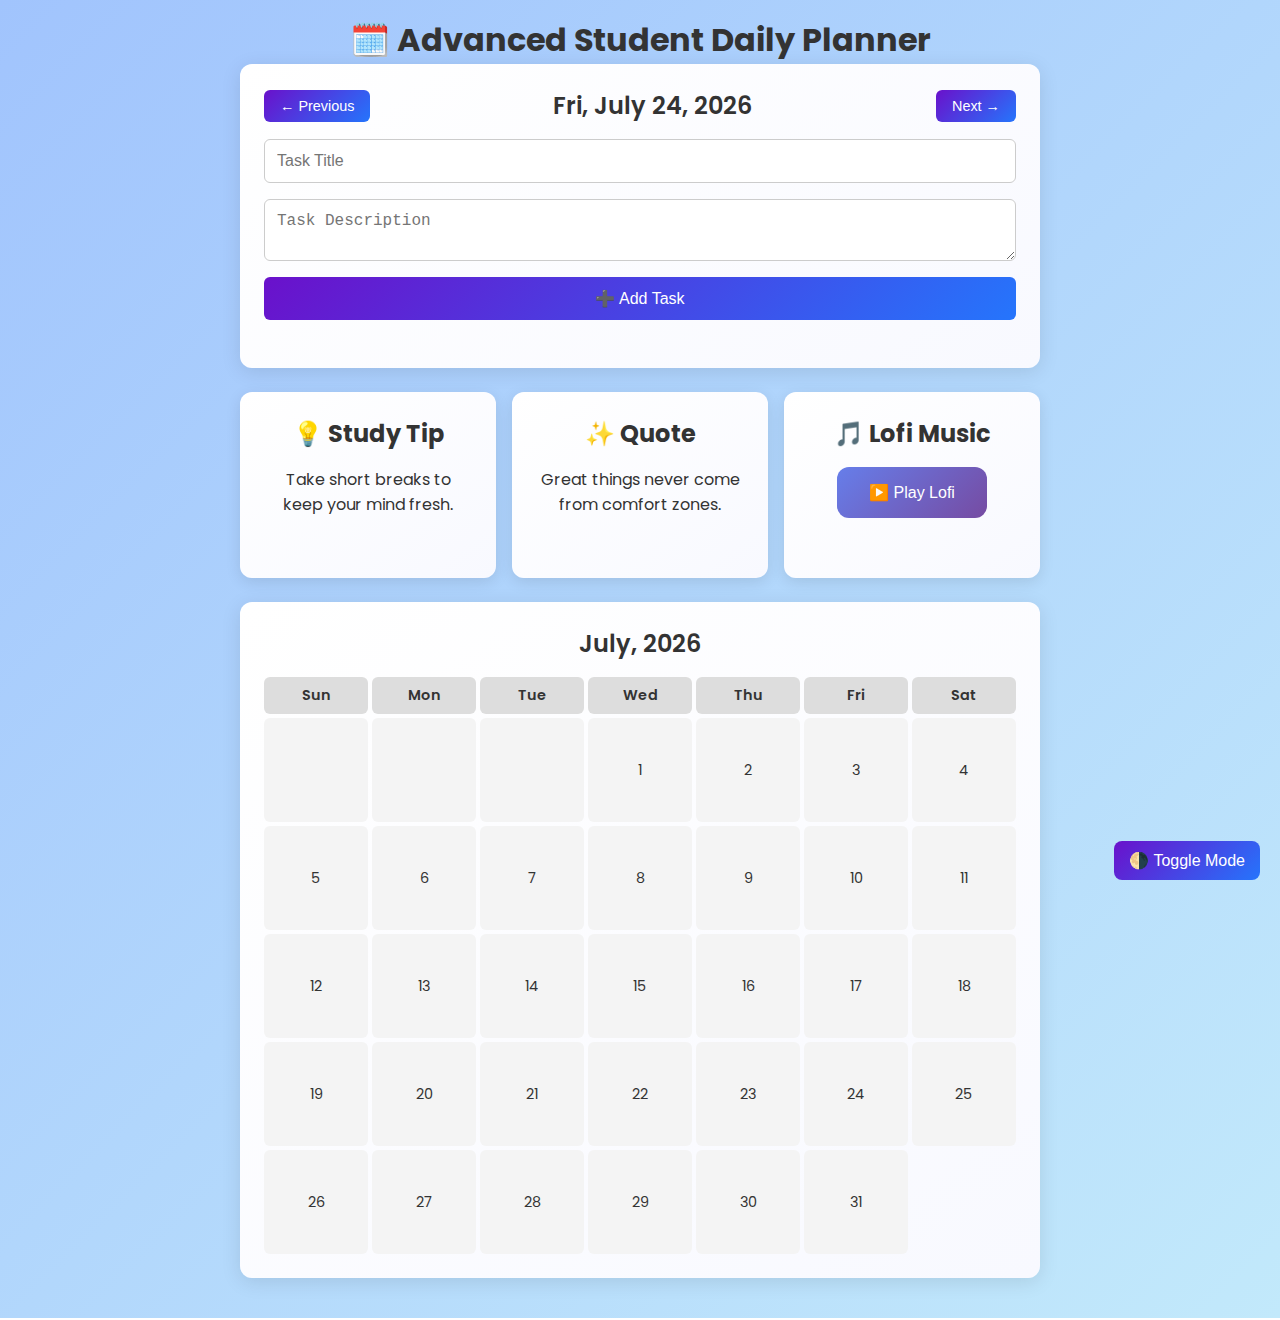
<file: task.html>
<!DOCTYPE html>
<html lang="en">
<head>
  <meta charset="UTF-8" />
  <meta name="viewport" content="width=device-width, initial-scale=1.0, maximum-scale=1.0, user-scalable=no">
  <title>🗓️ Advanced Student Daily Planner</title>
  <!-- Google Fonts -->
  <link href="https://fonts.googleapis.com/css2?family=Poppins:wght@400;600&display=swap" rel="stylesheet">
  <style>
    /* ---------- Global Variables & Base Styles ---------- */
    :root {
      /* Light mode gradients */
      --bg-gradient-light: linear-gradient(135deg, #a1c4fd, #c2e9fb);
      --container-bg-light: linear-gradient(145deg, #ffffff, #f8f9ff);
      --btn-gradient-light: linear-gradient(135deg, #6a11cb, #2575fc);
      --holiday-bg-light: #ff073a;
      --music-gradient-light: linear-gradient(135deg, #667eea, #764ba2);
      
      /* Dark mode gradients */
      --bg-gradient-dark: linear-gradient(135deg, #232526, #414345);
      --container-bg-dark: linear-gradient(145deg, #2a2a2a, #1f1f1f);
      --btn-gradient-dark: linear-gradient(135deg, #0f2027, #203a43);
      --holiday-bg-dark: #ff4d4d;
      --music-gradient-dark: linear-gradient(135deg, #434343, #000000);
      
      /* Font & sizing */
      --primary-font: 'Poppins', sans-serif;
      --heading-size: 2rem;
      --subheading-size: 1.5rem;
      --text-size: 1rem;
    }
    
    * {
      box-sizing: border-box;
      margin: 0;
      padding: 0;
    }
    
    body {
      font-family: var(--primary-font);
      background: var(--bg-gradient-light);
      color: #333;
      display: flex;
      flex-direction: column;
      align-items: center;
      padding: 1rem;
      min-height: 100vh;
      transition: background 0.4s, color 0.4s;
    }
    
    body.dark {
      background: var(--bg-gradient-dark);
      color: #ddd;
    }
    
    /* ---------- Dark/Light Mode Toggle Button (Bottom Right) ---------- */
    #dark-mode-toggle {
      position: fixed;
      bottom: 20px;
      right: 20px;
      background: var(--btn-gradient-light);
      color: white;
      padding: 10px 15px;
      border: none;
      border-radius: 8px;
      cursor: pointer;
      font-size: 16px;
      transition: 0.3s;
      z-index: 100;
    }
    body.dark #dark-mode-toggle {
      background: var(--btn-gradient-dark);
    }
    
    /* ---------- Planner Container ---------- */
    .planner-container {
      background: var(--container-bg-light);
      width: 100%;
      max-width: 800px;
      border-radius: 12px;
      box-shadow: 0 4px 20px rgba(0,0,0,0.1);
      padding: 1.5rem;
      margin-bottom: 1.5rem;
      transition: background 0.3s;
    }
    body.dark .planner-container {
      background: var(--container-bg-dark);
    }
    .date-nav {
      display: flex;
      justify-content: space-between;
      align-items: center;
      margin-bottom: 1rem;
      gap: 0.5rem;
    }
    .date-display {
      font-size: var(--subheading-size);
      font-weight: 600;
      text-align: center;
      flex: 1;
    }
    .nav-btn {
      background: var(--btn-gradient-light);
      color: #fff;
      border: none;
      padding: 0.5rem 1rem;
      border-radius: 6px;
      cursor: pointer;
      transition: transform 0.2s, background 0.3s;
      font-size: 0.9rem;
      white-space: nowrap;
    }
    body.dark .nav-btn {
      background: var(--btn-gradient-dark);
    }
    .nav-btn:hover {
      transform: scale(1.05);
    }
    
    form {
      display: flex;
      flex-direction: column;
      gap: 1rem;
      margin-bottom: 1.5rem;
    }
    input[type="text"],
    textarea {
      padding: 0.75rem;
      border: 1px solid #ccc;
      border-radius: 6px;
      font-size: var(--text-size);
      width: 100%;
    }
    button.add-task {
      padding: 0.75rem;
      border: none;
      border-radius: 6px;
      background: var(--btn-gradient-light);
      color: #fff;
      font-size: var(--text-size);
      cursor: pointer;
      transition: transform 0.2s, background 0.3s;
    }
    body.dark button.add-task {
      background: var(--btn-gradient-dark);
    }
    button.add-task:hover {
      transform: scale(1.02);
    }
    .task-list {
      list-style: none;
      padding: 0;
    }
    .task-item {
      border-bottom: 1px solid #eee;
      padding: 1rem 0;
      display: flex;
      flex-direction: column;
      font-size: var(--text-size);
    }
    .task-header {
      display: flex;
      justify-content: space-between;
      align-items: center;
      gap: 0.5rem;
      margin-bottom: 0.5rem;
    }
    .task-title {
      font-weight: 600;
      font-size: 1.1rem;
    }
    .task-controls button {
      margin-left: 0.5rem;
      padding: 0.4rem 0.8rem;
      font-size: 0.9rem;
      border: none;
      border-radius: 4px;
      cursor: pointer;
      transition: transform 0.2s;
    }
    .task-controls button.edit {
      background: #ffb347;
      color: #333;
    }
    .task-controls button.delete {
      background: #ff073a;
      color: #fff;
    }
    .task-controls button:hover {
      transform: scale(1.05);
    }
    .completed {
      text-decoration: line-through;
      opacity: 0.65;
    }
    
    /* ---------- Extra Features ---------- */
    .extra-features {
      width: 100%;
      max-width: 800px;
      margin-bottom: 1.5rem;
      display: grid;
      grid-template-columns: repeat(auto-fit, minmax(250px, 1fr));
      gap: 1rem;
    }
    .feature-box {
      background: var(--container-bg-light);
      padding: 1.5rem;
      border-radius: 12px;
      box-shadow: 0 4px 15px rgba(0,0,0,0.1);
      text-align: center;
      transition: background 0.3s;
    }
    body.dark .feature-box {
      background: var(--container-bg-dark);
    }
    .feature-box h2 {
      font-size: var(--subheading-size);
      margin-bottom: 1rem;
    }
    .feature-box p {
      font-size: var(--text-size);
    }
    
    /* ---------- Calendar Section ---------- */
    .calendar-container {
      width: 100%;
      max-width: 800px;
      background: var(--container-bg-light);
      border-radius: 12px;
      padding: 1.5rem;
      box-shadow: 0 4px 20px rgba(0,0,0,0.1);
      margin-bottom: 1.5rem;
      transition: background 0.3s;
    }
    body.dark .calendar-container {
      background: var(--container-bg-dark);
    }
    .calendar-container h2 {
      font-size: var(--subheading-size);
      margin-bottom: 1rem;
    }
    .calendar-month {
      text-align: center;
      font-size: var(--subheading-size);
      font-weight: 600;
      margin-bottom: 1rem;
    }
    #calendar {
      display: grid;
      grid-template-columns: repeat(7, 1fr);
      gap: 4px;
    }
    .calendar-cell {
      background: #f4f4f4;
      padding: 0.5rem;
      text-align: center;
      border-radius: 6px;
      transition: background 0.3s, transform 0.2s;
      font-size: 0.9rem;
      position: relative;
      cursor: pointer;
      aspect-ratio: 1;
      display: flex;
      align-items: center;
      justify-content: center;
    }
    body.dark .calendar-cell {
      background: #3a3a3a;
    }
    .calendar-cell:hover {
      background: var(--btn-gradient-light);
      color: #fff;
      transform: scale(1.04);
    }
    body.dark .calendar-cell:hover {
      background: var(--btn-gradient-dark);
    }
    .calendar-header {
      font-weight: 600;
      background: #ddd;
      padding: 0.5rem;
      border-radius: 6px;
      text-align: center;
      font-size: 0.9rem;
    }
    body.dark .calendar-header {
      background: #555;
    }
    .tooltip {
      position: absolute;
      bottom: 100%;
      left: 50%;
      transform: translateX(-50%);
      background: rgba(0, 0, 0, 0.75);
      color: #fff;
      padding: 0.25rem 0.5rem;
      border-radius: 4px;
      font-size: 0.8rem;
      white-space: nowrap;
      opacity: 0;
      pointer-events: none;
      transition: opacity 0.3s;
      z-index: 10;
    }
    .calendar-cell:hover .tooltip {
      opacity: 1;
    }
    
    /* ---------- Music Player Enhancements ---------- */
    #motivation-sound {
      position: relative;
      overflow: hidden;
    }
    #play-sound {
      background: var(--music-gradient-light);
      border: none;
      border-radius: 12px;
      padding: 1rem 2rem;
      color: white;
      cursor: pointer;
      font-size: 16px;
      transition: all 0.3s;
    }
    body.dark #play-sound {
      background: var(--music-gradient-dark);
    }
    #play-sound:hover {
      transform: translateY(-2px);
      box-shadow: 0 6px 20px rgba(0,0,0,0.2);
    }
    /* Song options container with scrollbar */
    #song-options {
      margin-top: 1rem;
      max-height: 0;
      opacity: 0;
      overflow: hidden;
      transition: max-height 0.4s ease, opacity 0.4s ease;
      display: flex;
      flex-direction: column;
      align-items: center;
      width: 100%;
      max-width: 250px;
      background: rgba(255,255,255,0.1);
      border-radius: 10px;
      padding: 10px;
    }
    #song-options.visible {
      max-height: 150px;
      opacity: 1;
      overflow-y: auto;
    }
    #song-options::-webkit-scrollbar {
      width: 5px;
    }
    #song-options::-webkit-scrollbar-track {
      background: transparent;
    }
    #song-options::-webkit-scrollbar-thumb {
      background: #888;
      border-radius: 5px;
    }
    .song-option {
      padding: 10px;
      margin: 5px 0;
      cursor: pointer;
      transition: 0.3s;
      background: rgba(255,255,255,0.2);
      border-radius: 6px;
      text-align: center;
    }
    .song-option:hover {
      background: rgba(255,255,255,0.3);
      transform: translateX(5px);
    }
    body.dark .song-option {
      background: rgba(0,0,0,0.2);
    }
    body.dark .song-option:hover {
      background: rgba(0,0,0,0.3);
    }
    
    /* YouTube Player Container */
    #player-container {
      margin-top: 1rem;
      width: 100%;
      max-width: 300px;
      display: none;
    }
    #ytplayer {
      width: 100%;
      height: 169px;
      border: none;
    }
    
    /* ---------- Responsive Adjustments ---------- */
    @media (max-width: 480px) {
      #dark-mode-toggle {
        padding: 8px 12px;
        font-size: 14px;
      }
      h1 {
        font-size: 1.5rem;
      }
      .planner-container, .calendar-container {
        padding: 1rem;
      }
      .date-display {
        font-size: 1rem;
      }
      .nav-btn {
        padding: 0.4rem 0.8rem;
        font-size: 0.8rem;
      }
      input[type="text"],
      textarea {
        font-size: 0.9rem;
      }
      button.add-task {
        font-size: 0.9rem;
      }
      .task-title {
        font-size: 1rem;
      }
      .task-controls button {
        padding: 0.3rem 0.6rem;
        font-size: 0.8rem;
      }
      .feature-box {
        padding: 1rem;
      }
      .feature-box h2 {
        font-size: 1.2rem;
      }
      .calendar-cell {
        font-size: 0.8rem;
        padding: 0.25rem;
      }
    }
  </style>
</head>
<body>
  <!-- Dark/Light Mode Toggle (Bottom Right) -->
  <button id="dark-mode-toggle">🌗 Toggle Mode</button>
  
  <h1>🗓️ Advanced Student Daily Planner</h1>
  
  <!-- Daily Planner Section -->
  <div class="planner-container">
    <div class="date-nav">
      <button class="nav-btn" id="prev-day">← Previous</button>
      <div class="date-display" id="date-display">Date Here</div>
      <button class="nav-btn" id="next-day">Next →</button>
    </div>
    <form id="task-form">
      <input type="text" id="task-title" placeholder="Task Title" required>
      <textarea id="task-desc" placeholder="Task Description" rows="2" required></textarea>
      <button type="submit" class="add-task">➕ Add Task</button>
    </form>
    <ul id="task-list" class="task-list"></ul>
  </div>
  
  <!-- Extra Features Section -->
  <div class="extra-features">
    <div class="feature-box" id="study-tip">
      <h2>💡 Study Tip</h2>
      <p id="tip-text">Loading tip...</p>
    </div>
    <div class="feature-box" id="quote-of-day">
      <h2>✨ Quote</h2>
      <p id="quote-text">Loading quote...</p>
    </div>
    
    <!-- Lofi Music Feature Section -->
    <div class="feature-box" id="motivation-sound">
      <h2>🎵 Lofi Music</h2>
      <button id="play-sound">
        <span class="button-text">▶️ Play Lofi</span>
      </button>
      <div id="song-options">
        <div class="song-option" data-url="https://www.youtube.com/watch?v=CLeZyIID9Bo">🍂 Chill Beats</div>
        <div class="song-option" data-url="https://www.youtube.com/watch?v=cIZhlFIyJ_Y&t=13s">🌌 Night Vibes</div>
        <div class="song-option" data-url="https://www.youtube.com/watch?v=OO2kPK5-qno">☕ Cafe Ambience</div>
        <div class="song-option" data-url="https://www.youtube.com/watch?v=1ZYbU82GVz4">😌 Relax</div>
      </div>
      <!-- YouTube Player Container -->
      <div id="player-container">
        <iframe id="ytplayer" allow="accelerometer; autoplay; clipboard-write; encrypted-media; gyroscope; picture-in-picture" allowfullscreen></iframe>
      </div>
    </div>
  </div>
  
  <!-- Calendar Section -->
  <div class="calendar-container">
    <div class="calendar-month" id="calendar-month">Month, Year</div>
    <div id="calendar"></div>
  </div>
  
  <!-- JavaScript Section -->
  <script>
    /* ---------- Disable Basic DevTools Shortcuts ---------- */
    document.onkeydown = function(e) {
      if(e.keyCode === 123 || 
         (e.ctrlKey && e.shiftKey && (e.keyCode === 73 || e.keyCode === 74)) || 
         (e.ctrlKey && e.keyCode === 85)) {
        return false;
      }
    };
    
    /* ---------- Dark/Light Mode Toggle ---------- */
    const darkModeBtn = document.getElementById('dark-mode-toggle');
    darkModeBtn.addEventListener('click', () => {
      document.body.classList.toggle('dark');
    });
    
    /* ---------- Daily Planner Code ---------- */
    let selectedDate = new Date();
    selectedDate.setHours(0, 0, 0, 0);
    const dateDisplay = document.getElementById('date-display');
    
    function formatFullDate(date) {
      const options = { weekday: 'short', day: '2-digit', month: 'long', year: 'numeric' };
      return date.toLocaleDateString(undefined, options);
    }
    
    function updateDateDisplay() {
      dateDisplay.textContent = formatFullDate(selectedDate);
    }
    updateDateDisplay();
    
    function getDateKey(date) {
      return date.toISOString().split('T')[0];
    }
    
    function getTasksForDate(date) {
      const key = getDateKey(date);
      return JSON.parse(localStorage.getItem(key)) || [];
    }
    
    function saveTasksForDate(date, tasks) {
      const key = getDateKey(date);
      localStorage.setItem(key, JSON.stringify(tasks));
    }
    
    const taskForm = document.getElementById('task-form');
    const taskList = document.getElementById('task-list');
    
    function renderTasks() {
      const tasks = getTasksForDate(selectedDate);
      taskList.innerHTML = '';
      tasks.forEach((task, index) => {
        const li = document.createElement('li');
        li.className = 'task-item';
        li.innerHTML = `
          <div class="task-header">
            <div>
              <input type="checkbox" ${task.completed ? 'checked' : ''} onchange="toggleTask(${index})">
              <span class="task-title ${task.completed ? 'completed' : ''}">${task.title}</span>
            </div>
            <div class="task-controls">
              <button class="edit" onclick="editTask(${index})">Edit</button>
              <button class="delete" onclick="deleteTask(${index})">Delete</button>
            </div>
          </div>
          <p class="${task.completed ? 'completed' : ''}">${task.description}</p>
        `;
        taskList.appendChild(li);
      });
    }
    
    window.toggleTask = function(index) {
      const tasks = getTasksForDate(selectedDate);
      tasks[index].completed = !tasks[index].completed;
      saveTasksForDate(selectedDate, tasks);
      renderTasks();
    };
    
    window.deleteTask = function(index) {
      const tasks = getTasksForDate(selectedDate);
      tasks.splice(index, 1);
      saveTasksForDate(selectedDate, tasks);
      renderTasks();
    };
    
    window.editTask = function(index) {
      const tasks = getTasksForDate(selectedDate);
      const newTitle = prompt("Edit Task Title:", tasks[index].title);
      const newDesc = prompt("Edit Task Description:", tasks[index].description);
      if (newTitle && newDesc) {
        tasks[index].title = newTitle;
        tasks[index].description = newDesc;
        saveTasksForDate(selectedDate, tasks);
        renderTasks();
      }
    };
    
    taskForm.addEventListener('submit', (e) => {
      e.preventDefault();
      const title = document.getElementById('task-title').value;
      const description = document.getElementById('task-desc').value;
      const tasks = getTasksForDate(selectedDate);
      tasks.push({ title, description, completed: false });
      saveTasksForDate(selectedDate, tasks);
      renderTasks();
      taskForm.reset();
    });
    
    document.getElementById('prev-day').addEventListener('click', () => {
      selectedDate.setDate(selectedDate.getDate() - 1);
      updateDateDisplay();
      renderTasks();
      generateCalendar();
    });
    
    document.getElementById('next-day').addEventListener('click', () => {
      selectedDate.setDate(selectedDate.getDate() + 1);
      updateDateDisplay();
      renderTasks();
      generateCalendar();
    });
    
    renderTasks();
    
    /* ---------- Study Tip & Quote Features ---------- */
    const studyTips = [
      "Break your study sessions into small, focused intervals.",
      "Revise regularly and test yourself frequently.",
      "Take short breaks to keep your mind fresh.",
      "Eliminate distractions—turn off notifications!",
      "Set specific goals for each study session."
    ];
    
    const quotes = [
      "Success is no accident. – Pele",
      "Believe you can and you're halfway there. – Theodore Roosevelt",
      "The future belongs to those who prepare for it today. – Malcolm X",
      "Push yourself, because no one else is going to do it for you.",
      "Great things never come from comfort zones."
    ];
    
    function fadeOut(element, callback) {
      element.style.transition = "opacity 0.5s";
      element.style.opacity = 0;
      setTimeout(callback, 500);
    }
    
    function fadeIn(element, text) {
      element.textContent = text;
      element.style.transition = "opacity 0.5s";
      element.style.opacity = 1;
    }
    
    function updateQuote() {
      const quoteEl = document.getElementById('quote-text');
      fadeOut(quoteEl, () => {
        const newQuote = quotes[Math.floor(Math.random() * quotes.length)];
        fadeIn(quoteEl, newQuote);
      });
    }
    
    function updateStudyTip() {
      document.getElementById('tip-text').textContent = studyTips[Math.floor(Math.random() * studyTips.length)];
    }
    
    updateStudyTip();
    updateQuote();
    setInterval(updateQuote, 10000);
    setInterval(updateStudyTip, 60000);
    
    /* ---------- Calendar with Holidays ---------- */
    const calendarEl = document.getElementById('calendar');
    const calendarMonthEl = document.getElementById('calendar-month');
    
    const holidays = [
      { date: "2023-01-26", name: "Republic Day" },
      { date: "2023-03-08", name: "Holi" },
      { date: "2023-08-15", name: "Independence Day" },
      { date: "2023-10-02", name: "Gandhi Jayanti" },
      { date: "2024-01-26", name: "Republic Day" },
      { date: "2024-03-25", name: "Holi" },
      { date: "2024-08-15", name: "Independence Day" },
      { date: "2024-10-02", name: "Gandhi Jayanti" },
      { date: "2025-01-26", name: "Republic Day" },
      { date: "2025-03-14", name: "Holi" },
      { date: "2025-08-15", name: "Independence Day" },
      { date: "2025-10-02", name: "Gandhi Jayanti" },
      { date: "2026-01-26", name: "Republic Day" },
      { date: "2026-03-03", name: "Holi" },
      { date: "2026-08-15", name: "Independence Day" },
      { date: "2026-10-02", name: "Gandhi Jayanti" },
      { date: "2027-01-26", name: "Republic Day" },
      { date: "2027-03-23", name: "Holi" },
      { date: "2027-08-15", name: "Independence Day" },
      { date: "2027-10-02", name: "Gandhi Jayanti" }
    ];
    
    function generateCalendar() {
      const year = selectedDate.getFullYear();
      const month = selectedDate.getMonth();
      const firstDay = new Date(year, month, 1);
      const lastDay = new Date(year, month + 1, 0);
      const startWeekday = firstDay.getDay();
      
      const monthName = firstDay.toLocaleString(undefined, { month: 'long' });
      calendarMonthEl.textContent = `${monthName}, ${year}`;
      
      calendarEl.innerHTML = "";
      
      // Abbreviated day names for header
      const daysOfWeek = ["Sun", "Mon", "Tue", "Wed", "Thu", "Fri", "Sat"];
      daysOfWeek.forEach(day => {
        const headerCell = document.createElement("div");
        headerCell.className = "calendar-header";
        headerCell.textContent = day;
        calendarEl.appendChild(headerCell);
      });
      
      // Blank cells before the 1st
      for (let i = 0; i < startWeekday; i++) {
        const emptyCell = document.createElement("div");
        emptyCell.className = "calendar-cell";
        emptyCell.innerHTML = "&nbsp;";
        calendarEl.appendChild(emptyCell);
      }
      
      // Fill cells for each day
      for (let d = 1; d <= lastDay.getDate(); d++) {
        const cell = document.createElement("div");
        cell.className = "calendar-cell";
        cell.textContent = d;
        let cellDate = new Date(year, month, d);
        let cellKey = cellDate.toISOString().split('T')[0];
        holidays.forEach(holiday => {
          if (holiday.date === cellKey) {
            const tooltip = document.createElement("div");
            tooltip.className = "tooltip";
            tooltip.textContent = holiday.name;
            cell.appendChild(tooltip);
          }
        });
        calendarEl.appendChild(cell);
      }
    }
    generateCalendar();
    
    /* ---------- Music Player JavaScript ---------- */
    const playSoundBtn = document.getElementById('play-sound');
    const songOptionsDiv = document.getElementById('song-options');
    const songOptions = document.querySelectorAll('.song-option');
    const playerContainer = document.getElementById('player-container');
    const ytplayer = document.getElementById('ytplayer');
    
    // Toggle song options visibility when clicking the music button.
    playSoundBtn.addEventListener('click', () => {
      songOptionsDiv.classList.toggle('visible');
    });
    
    // Convert a YouTube watch URL to an embed URL with autoplay.
    function convertToEmbed(url) {
      try {
        let urlObj = new URL(url);
        let videoId = urlObj.searchParams.get("v");
        return "https://www.youtube.com/embed/" + videoId + "?autoplay=1";
      } catch (error) {
        return url; // Fallback to the original URL if conversion fails.
      }
    }
    
    // When a song option is clicked, load its video into the embedded player.
    songOptions.forEach(option => {
      option.addEventListener('click', () => {
        const selectedUrl = option.dataset.url;
        const embedUrl = convertToEmbed(selectedUrl);
        ytplayer.src = embedUrl;
        playerContainer.style.display = "block";
      });
    });
  </script>
</body>
</html>
</file>
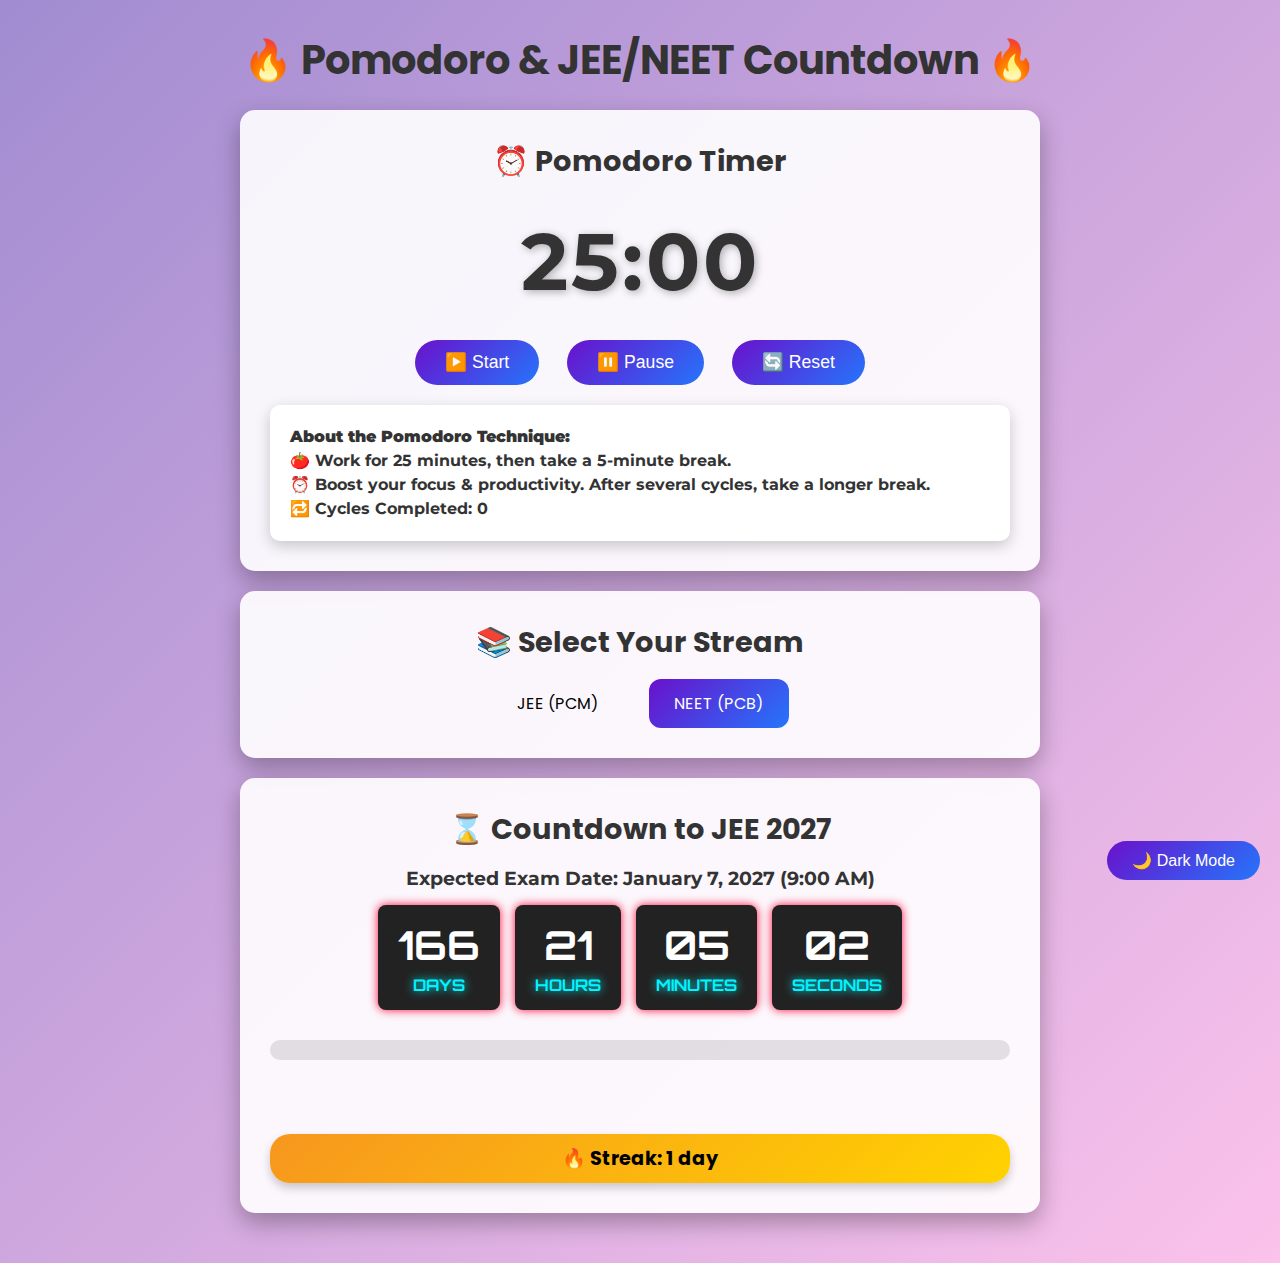
<file: Timer.html>
<!DOCTYPE html>
<html lang="en">
<head>
  <meta charset="UTF-8" />
  <meta name="viewport" content="width=device-width, initial-scale=1.0"/>
  <title>🔥 Pomodoro & JEE/NEET Countdown 🔥</title>
  <!-- Google Fonts -->
  <link rel="preconnect" href="https://fonts.googleapis.com">
  <link href="https://fonts.googleapis.com/css2?family=Orbitron:wght@900&family=Montserrat:wght@700&family=Poppins:wght@700&family=Roboto+Slab:wght@700&display=swap" rel="stylesheet">
  <style>
    /* ---------- Global Variables ---------- */
    :root {
      /* Aurora Dream Gradient for Light Mode */
      --light-bg: linear-gradient(135deg, #a18cd1, #fbc2eb);
      --dark-bg: #121212;
      --dark-text: #f2f2f2;
      /* Accent Gradients */
      --btn-gradient: linear-gradient(135deg, #6a11cb, #2575fc);
      --streak-gradient: linear-gradient(135deg, #f7971e, #ffd200);
      /* Neon Colors */
      --neon-red: #ff073a;
      --neon-blue: #00f3ff;
      /* Progress Bar Colors */
      --progress-start: var(--neon-red);
      --progress-end: var(--streak-gradient);
    }
    * {
      box-sizing: border-box;
      margin: 0;
      padding: 0;
    }
    body {
      font-family: 'Montserrat', sans-serif;
      background: var(--light-bg);
      color: #333;
      display: flex;
      flex-direction: column;
      align-items: center;
      padding: 30px;
      transition: background 0.4s, color 0.4s;
      overflow-x: hidden;
      font-weight: bold;
      min-height: 100vh;
    }
    body.dark {
      background: var(--dark-bg);
      color: var(--dark-text);
    }
    h1 {
      /* Changed to Poppins */
      font-family: 'Poppins', sans-serif;
      font-size: 2.5rem;
      text-align: center;
      margin-bottom: 20px;
    }
    h2 {
      font-family: 'Poppins', sans-serif;
      font-size: 1.8rem;
      text-align: center;
      margin-bottom: 15px;
    }
    /* ---------- Dark/Light Mode Toggle (Bottom Right) ---------- */
    .mode-toggle {
      position: fixed;
      bottom: 20px;
      right: 20px;
      background: var(--btn-gradient);
      border: none;
      border-radius: 25px;
      padding: 10px 25px;
      font-size: 1rem;
      cursor: pointer;
      color: #fff;
      transition: transform 0.2s;
      z-index: 100;
    }
    .mode-toggle:hover {
      transform: scale(1.05);
    }
    /* ---------- Container Styles ---------- */
    .container {
      background: rgba(255, 255, 255, 0.9);
      border-radius: 15px;
      padding: 30px;
      width: 100%;
      max-width: 800px;
      margin-bottom: 20px;
      text-align: center;
      box-shadow: 0 10px 25px rgba(0,0,0,0.3);
      transition: background 0.4s;
    }
    body.dark .container {
      background: #222;
    }
    /* ---------- Pomodoro Timer Section ---------- */
    #pomodoro-container .big-timer {
      font-size: 5rem;
      letter-spacing: 3px;
      margin: 30px 0;
      text-shadow: 2px 2px 8px rgba(0,0,0,0.3);
      white-space: nowrap;
    }
    #pomodoro-container .buttons {
      margin: 20px 0;
      display: flex;
      justify-content: center;
      flex-wrap: wrap;
      gap: 12px;
    }
    #pomodoro-container button {
      background: var(--btn-gradient);
      border: none;
      padding: 12px 30px;
      border-radius: 30px;
      color: #fff;
      font-size: 1.1rem;
      cursor: pointer;
      margin: 0 8px;
      transition: background 0.3s, transform 0.2s;
      flex-shrink: 0;
    }
    #pomodoro-container button:hover {
      transform: scale(1.03);
    }
    .info-card {
      background: #fff;
      color: #333;
      padding: 20px;
      border-radius: 10px;
      margin-top: 20px;
      box-shadow: 0 5px 15px rgba(0,0,0,0.2);
      font-size: 1rem;
      line-height: 1.5;
      text-align: left;
    }
    body.dark .info-card {
      background: #2c2c2c;
      color: var(--dark-text);
    }
    /* ---------- Countdown Timer Section ---------- */
    .countdown-timer {
      display: flex;
      justify-content: center;
      gap: 15px;
      margin-top: 10px;
      flex-wrap: wrap;
    }
    .time-box {
      background: #222;
      color: #fff;
      padding: 15px 20px;
      font-size: 2.5rem;
      border-radius: 8px;
      text-align: center;
      font-family: 'Orbitron', sans-serif;
      box-shadow: 0 0 10px var(--neon-red);
      transition: transform 0.3s;
      min-width: 100px;
    }
    .time-box:hover {
      transform: translateY(-5px);
      box-shadow: 0 0 20px var(--neon-red);
    }
    .time-label {
      font-size: 1rem;
      margin-top: 5px;
      color: var(--neon-blue);
      text-shadow: 0 0 10px var(--neon-blue);
    }
    /* ---------- Progress Bar ---------- */
    .progress-container {
      height: 20px;
      background: rgba(0,0,0,0.1);
      border-radius: 10px;
      margin: 30px 0;
      overflow: hidden;
      position: relative;
    }
    .progress-bar {
      height: 100%;
      width: 0;
      background: linear-gradient(90deg, var(--progress-start), var(--progress-end));
      transition: width 1s ease-in-out;
      animation: progressGlow 2s infinite;
      box-shadow: 0 0 10px var(--progress-end);
    }
    @keyframes progressGlow {
      0% { filter: brightness(1); box-shadow: 0 0 10px var(--progress-end); }
      50% { filter: brightness(1.5); box-shadow: 0 0 20px var(--progress-end); }
      100% { filter: brightness(1); box-shadow: 0 0 10px var(--progress-end); }
    }
    /* ---------- Motivational Quotes (Fade Effect) ---------- */
    .quote {
      font-family: 'Poppins', sans-serif;
      font-weight: 700;
      font-size: 1.2rem;
      margin: 15px 0;
      text-align: center;
      opacity: 1;
      transition: opacity 0.8s ease;
    }
    /* ---------- Streak Counter ---------- */
    .streak {
      background: var(--streak-gradient);
      padding: 10px 20px;
      border-radius: 20px;
      margin-top: 10px;
      font-family: 'Poppins', sans-serif;
      font-size: 1.2rem;
      color: #000;
      box-shadow: 0 5px 10px rgba(0,0,0,0.2);
    }
    /* ---------- Stream Selection ---------- */
    .stream-btn {
      background: var(--btn-gradient);
      border: none;
      padding: 12px 25px;
      border-radius: 12px;
      font-size: 1rem;
      cursor: pointer;
      margin: 0 10px;
      transition: transform 0.2s, box-shadow 0.2s, background 0.3s;
      color: #fff;
      font-family: 'Poppins', sans-serif;
    }
    .stream-btn:hover {
      transform: scale(1.05);
      box-shadow: 0 0 15px var(--btn-gradient);
    }
    .stream-btn.active {
      background: var(--neon-green);
      color: #000;
      box-shadow: 0 0 20px var(--neon-green);
    }
    /* ---------- Responsive Design ---------- */
    @media (max-width: 768px) {
      body {
        padding: 20px;
      }
      h1 {
        font-size: 2rem;
        line-height: 1.2;
      }
      h2 {
        font-size: 1.5rem;
      }
      .container {
        padding: 25px;
      }
      #pomodoro-container .big-timer {
        font-size: 4rem;
      }
      .time-box {
        font-size: 2rem;
        padding: 12px 15px;
        min-width: 85px;
      }
      .stream-btn {
        margin: 8px;
        padding: 10px 20px;
      }
    }

    @media (max-width: 480px) {
      h1 {
        font-size: 1.8rem;
      }
      h2 {
        font-size: 1.3rem;
      }
      #pomodoro-container .big-timer {
        font-size: 3.5rem;
      }
      #pomodoro-container button {
        width: 100%;
        margin: 5px 0;
      }
      .time-box {
        font-size: 1.8rem;
        padding: 10px 12px;
        min-width: 75px;
      }
      .countdown-timer {
        gap: 10px;
      }
      .streak {
        font-size: 1rem;
      }
      .mode-toggle {
        bottom: 15px;
        right: 15px;
        padding: 8px 20px;
      }
    }
  </style>
</head>
<body>
  <!-- Dark/Light Mode Toggle (Bottom Right) -->
  <button class="mode-toggle" id="mode-toggle">🌙 Dark Mode</button>
  
  <h1>🔥 Pomodoro & JEE/NEET Countdown 🔥</h1>
  
  <!-- Pomodoro Timer Section -->
  <div class="container" id="pomodoro-container">
    <h2>⏰ Pomodoro Timer</h2>
    <div id="timer" class="big-timer">25:00</div>
    <div class="buttons">
      <button id="start-btn">▶️ Start</button>
      <button id="pause-btn">⏸️ Pause</button>
      <button id="reset-btn">🔄 Reset</button>
    </div>
    <div class="info-card">
      <strong>About the Pomodoro Technique:</strong>
      <p>🍅 Work for 25 minutes, then take a 5-minute break.</p>
      <p>⏰ Boost your focus & productivity. After several cycles, take a longer break.</p>
      <p>🔁 Cycles Completed: <span id="cycle-info">0</span></p>
    </div>
  </div>
  
  <!-- Stream Selection for Countdown Timer -->
  <div class="container" id="stream-selection">
    <h2>📚 Select Your Stream</h2>
    <button id="jee-btn" class="stream-btn active">JEE (PCM)</button>
    <button id="neet-btn" class="stream-btn">NEET (PCB)</button>
  </div>
  
  <!-- Countdown Timer Section -->
  <div class="container" id="countdown-container">
    <h2 id="exam-title">⌛ Countdown to JEE 2027</h2>
    <p id="exam-info" style="font-size:1.2rem; margin-bottom: 15px;">
      Expected Exam Date: January 7, 2027 (9:00 AM)
    </p>
    <div class="countdown-timer" id="countdown">
      <div class="time-box"><span id="days">000</span><div class="time-label">DAYS</div></div>
      <div class="time-box"><span id="hours">00</span><div class="time-label">HOURS</div></div>
      <div class="time-box"><span id="minutes">00</span><div class="time-label">MINUTES</div></div>
      <div class="time-box"><span id="seconds">00</span><div class="time-label">SECONDS</div></div>
    </div>
    <div class="progress-container">
      <div class="progress-bar" id="progress"></div>
    </div>
    <div class="quote" id="motivational-quote">Stay focused and keep pushing!</div>
    <div class="streak" id="streak-counter">🔥 Streak: 0 days</div>
  </div>
  
  <script>
    /******************************************************
     *                DARK/LIGHT MODE TOGGLE
     ******************************************************/
    const modeToggleBtn = document.getElementById("mode-toggle");
    modeToggleBtn.addEventListener("click", () => {
      document.body.classList.toggle("dark");
      modeToggleBtn.textContent = document.body.classList.contains("dark") ? "☀️ Light Mode" : "🌙 Dark Mode";
    });
    
    /******************************************************
     *                POMODORO TIMER
     ******************************************************/
    const WORK_DURATION = 25 * 60;  // 25 minutes
    const BREAK_DURATION = 5 * 60;  // 5 minutes
    let isWorkSession = true;
    let timerDuration = WORK_DURATION;
    let timerInterval = null;
    let cyclesCompleted = 0;
    let lastBeepTime = -1;
    
    const timerEl = document.getElementById("timer");
    const cycleInfoEl = document.getElementById("cycle-info");
    const startBtn = document.getElementById("start-btn");
    const pauseBtn = document.getElementById("pause-btn");
    const resetBtn = document.getElementById("reset-btn");
    
    function formatTime(seconds) {
      const mins = Math.floor(seconds / 60);
      const secs = seconds % 60;
      return `${String(mins).padStart(2, '0')}:${String(secs).padStart(2, '0')}`;
    }
    
    function updatePomodoroDisplay(animate = false) {
      if (animate) {
        timerEl.classList.remove("pulse-animate");
        void timerEl.offsetWidth;
        timerEl.classList.add("pulse-animate");
      }
      timerEl.textContent = formatTime(timerDuration);
      cycleInfoEl.textContent = cyclesCompleted;
    }
    
    function playBeep() {
      const context = new (window.AudioContext || window.webkitAudioContext)();
      const oscillator = context.createOscillator();
      const gainNode = context.createGain();
      oscillator.type = 'sine';
      oscillator.frequency.value = 800;
      oscillator.connect(gainNode);
      gainNode.connect(context.destination);
      oscillator.start();
      gainNode.gain.exponentialRampToValueAtTime(0.00001, context.currentTime + 0.2);
      setTimeout(() => oscillator.stop(), 220);
    }
    
    function resetPomodoro() {
      isWorkSession = true;
      timerDuration = WORK_DURATION;
      cyclesCompleted = 0;
      clearInterval(timerInterval);
      timerInterval = null;
      updatePomodoroDisplay();
    }
    
    function checkDailyResetPomodoro() {
      const now = new Date();
      if (now.getHours() === 0 && now.getMinutes() === 0 && now.getSeconds() < 3) {
        resetPomodoro();
      }
    }
    
    function startPomodoroTimer() {
      if (timerInterval) return;
      timerInterval = setInterval(() => {
        if (timerDuration > 0) {
          timerDuration--;
          updatePomodoroDisplay(true);
          if (timerDuration % 600 === 0 && timerDuration !== 0 && timerDuration !== lastBeepTime) {
            playBeep();
            lastBeepTime = timerDuration;
          }
        } else {
          clearInterval(timerInterval);
          timerInterval = null;
          setTimeout(() => {
            if (isWorkSession) {
              cyclesCompleted++;
              isWorkSession = false;
              timerDuration = BREAK_DURATION;
            } else {
              isWorkSession = true;
              timerDuration = WORK_DURATION;
            }
            updatePomodoroDisplay(true);
            startPomodoroTimer();
          }, 300);
        }
        checkDailyResetPomodoro();
      }, 1000);
    }
    
    startBtn.addEventListener("click", startPomodoroTimer);
    pauseBtn.addEventListener("click", () => { clearInterval(timerInterval); timerInterval = null; });
    resetBtn.addEventListener("click", resetPomodoro);
    updatePomodoroDisplay();
    
    /******************************************************
     *         JEE & NEET COUNTDOWN TIMER LOGIC
     ******************************************************/
    const examDates = {
      jee: new Date("2027-01-07T09:00:00").getTime(),
      neet: new Date("2027-05-07T09:00:00").getTime()
    };
    const prepStart = new Date().setHours(0,0,0,0); // Start from today
    
    const daysEl = document.getElementById("days");
    const hoursEl = document.getElementById("hours");
    const minutesEl = document.getElementById("minutes");
    const secondsEl = document.getElementById("seconds");
    const progressEl = document.getElementById("progress");
    const examTitleEl = document.getElementById("exam-title");
    const examInfoEl = document.getElementById("exam-info");
    
    let selectedStream = "jee";
    
    function updateCountdown() {
      const now = Date.now();
      const examDate = examDates[selectedStream];
      let diff = examDate - now;
      if (diff <= 0) return;
      daysEl.textContent = Math.floor(diff / (1000 * 60 * 60 * 24)).toString().padStart(3, '0');
      hoursEl.textContent = Math.floor((diff % (1000 * 60 * 60 * 24)) / (1000 * 60 * 60)).toString().padStart(2, '0');
      minutesEl.textContent = Math.floor((diff % (1000 * 60 * 60)) / (1000 * 60)).toString().padStart(2, '0');
      secondsEl.textContent = Math.floor((diff % (1000 * 60)) / 1000).toString().padStart(2, '0');
      
      const totalPrep = examDate - prepStart;
      const timePassed = now - prepStart;
      let progressPercent = Math.min((timePassed / totalPrep) * 100, 100);
      progressEl.style.width = progressPercent + "%";
    }
    setInterval(updateCountdown, 1000);
    updateCountdown();
    
    /******************************************************
     *         MOTIVATIONAL QUOTES & STREAK COUNTER
     ******************************************************/
    const motivationalQuotes = [
      "Success is no accident. It is hard work, perseverance, and learning.",
      "Believe in yourself and all that you are.",
      "Every day is a new chance to change your life.",
      "The future depends on what you do today.",
      "Push yourself, because no one else is going to do it for you."
    ];
    const quoteEl = document.getElementById("motivational-quote");
    const streakEl = document.getElementById("streak-counter");
    
    function fadeQuote(newQuote) {
      quoteEl.style.opacity = 0;
      setTimeout(() => {
        quoteEl.textContent = newQuote;
        quoteEl.style.opacity = 1;
      }, 800);
    }
    
    function updateMotivationalQuote() {
      const newQuote = motivationalQuotes[Math.floor(Math.random() * motivationalQuotes.length)];
      fadeQuote(newQuote);
    }
    setInterval(updateMotivationalQuote, 60000);
    updateMotivationalQuote();
    
    // Improved Streak Counter
    let lastStudyDate = localStorage.getItem("lastStudyDate");
    let streak = parseInt(localStorage.getItem("studyStreak")) || 0;
    function updateStreak() {
      const today = new Date().toDateString();
      if (lastStudyDate !== today) {
        const yesterday = new Date();
        yesterday.setDate(new Date().getDate() - 1);
        if (lastStudyDate === yesterday.toDateString()) {
          streak++;
        } else {
          streak = 1;
        }
        lastStudyDate = today;
        localStorage.setItem("lastStudyDate", today);
        localStorage.setItem("studyStreak", streak);
      }
      streakEl.textContent = "🔥 Streak: " + streak + " day" + (streak > 1 ? "s" : "");
    }
    setInterval(updateStreak, 5000);
    updateStreak();
    
    /******************************************************
     *         STREAM SELECTION HANDLER
     ******************************************************/
    const jeeBtn = document.getElementById("jee-btn");
    const neetBtn = document.getElementById("neet-btn");
    
    jeeBtn.addEventListener("click", () => {
      selectedStream = "jee";
      jeeBtn.classList.add("active");
      neetBtn.classList.remove("active");
      examTitleEl.textContent = "⌛ Countdown to JEE 2027";
      examInfoEl.textContent = "Expected Exam Date: January 7, 2027 (9:00 AM)";
      updateCountdown();
    });
    
    neetBtn.addEventListener("click", () => {
      selectedStream = "neet";
      neetBtn.classList.add("active");
      jeeBtn.classList.remove("active");
      examTitleEl.textContent = "⌛ Countdown to NEET 2027";
      examInfoEl.textContent = "Expected Exam Date: May 7, 2027 (9:00 AM)";
      updateCountdown();
    });
  </script>
</body>
</html>
</file>
